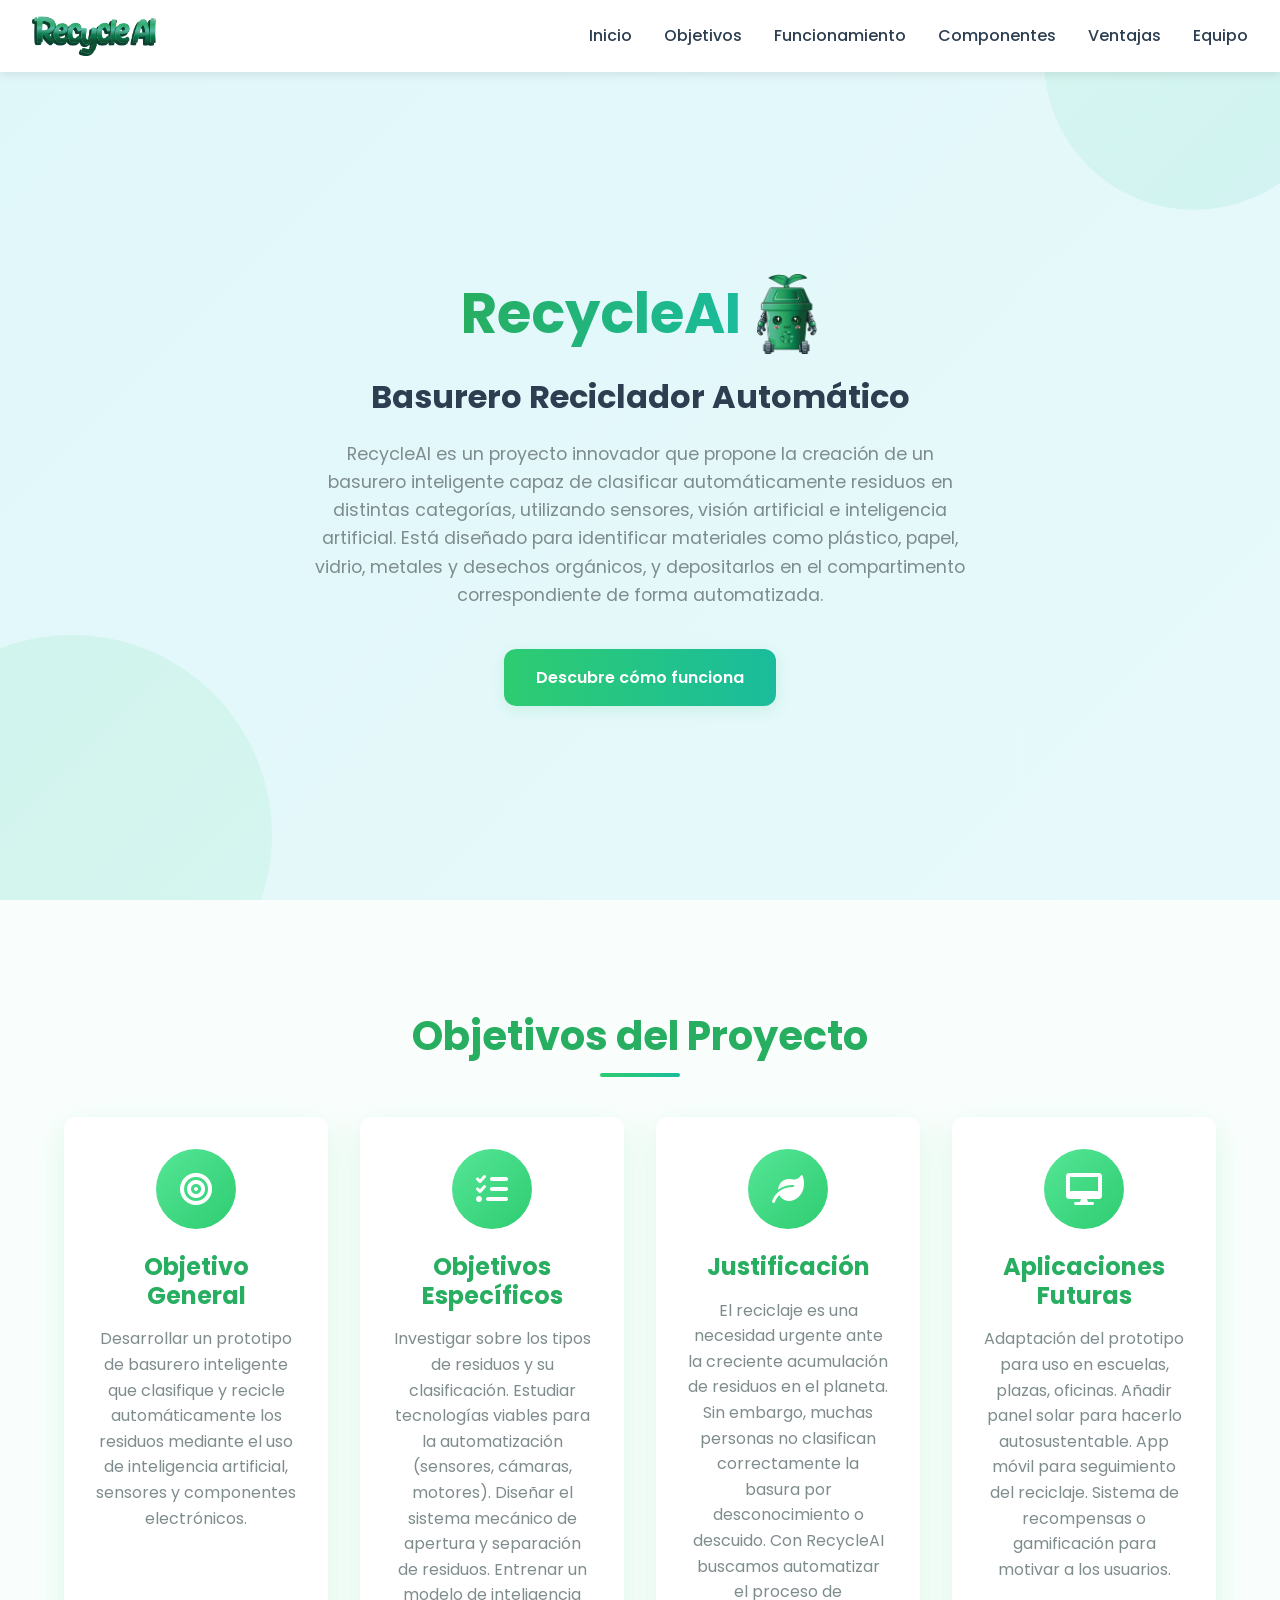
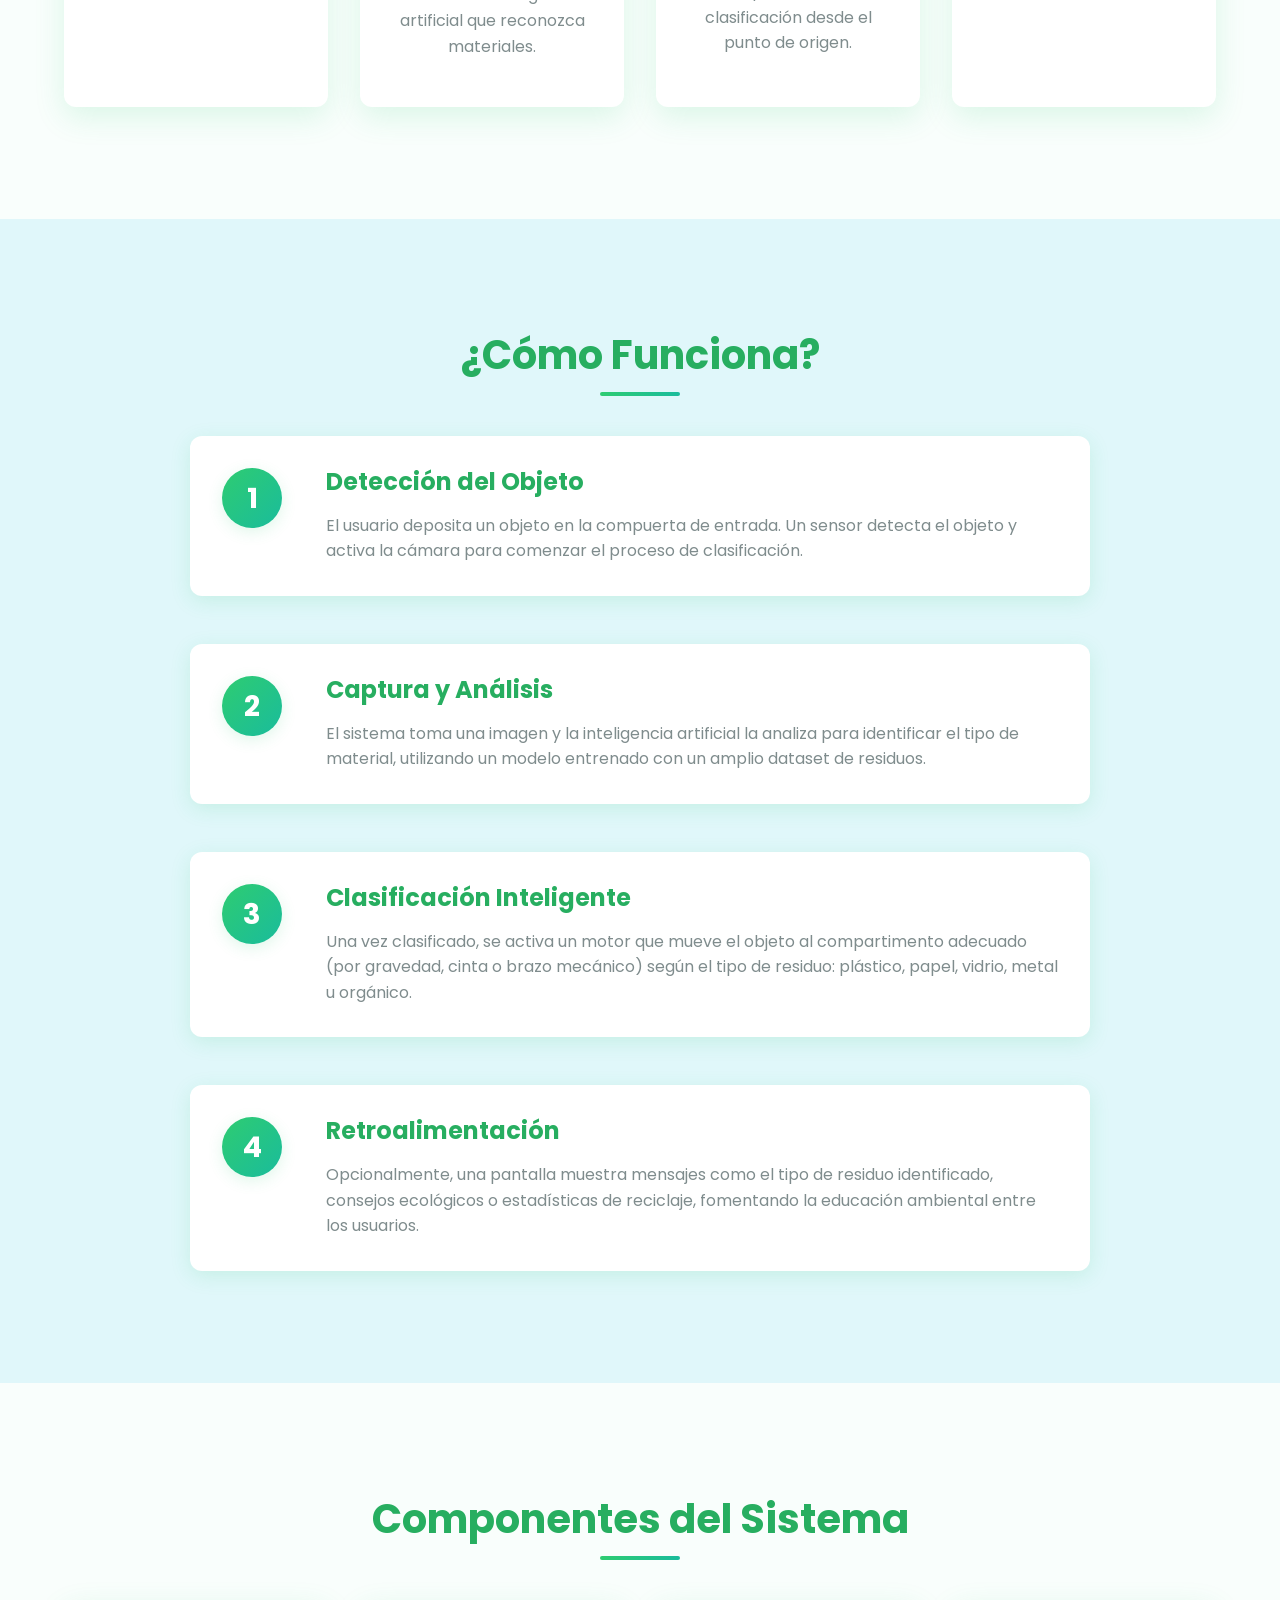
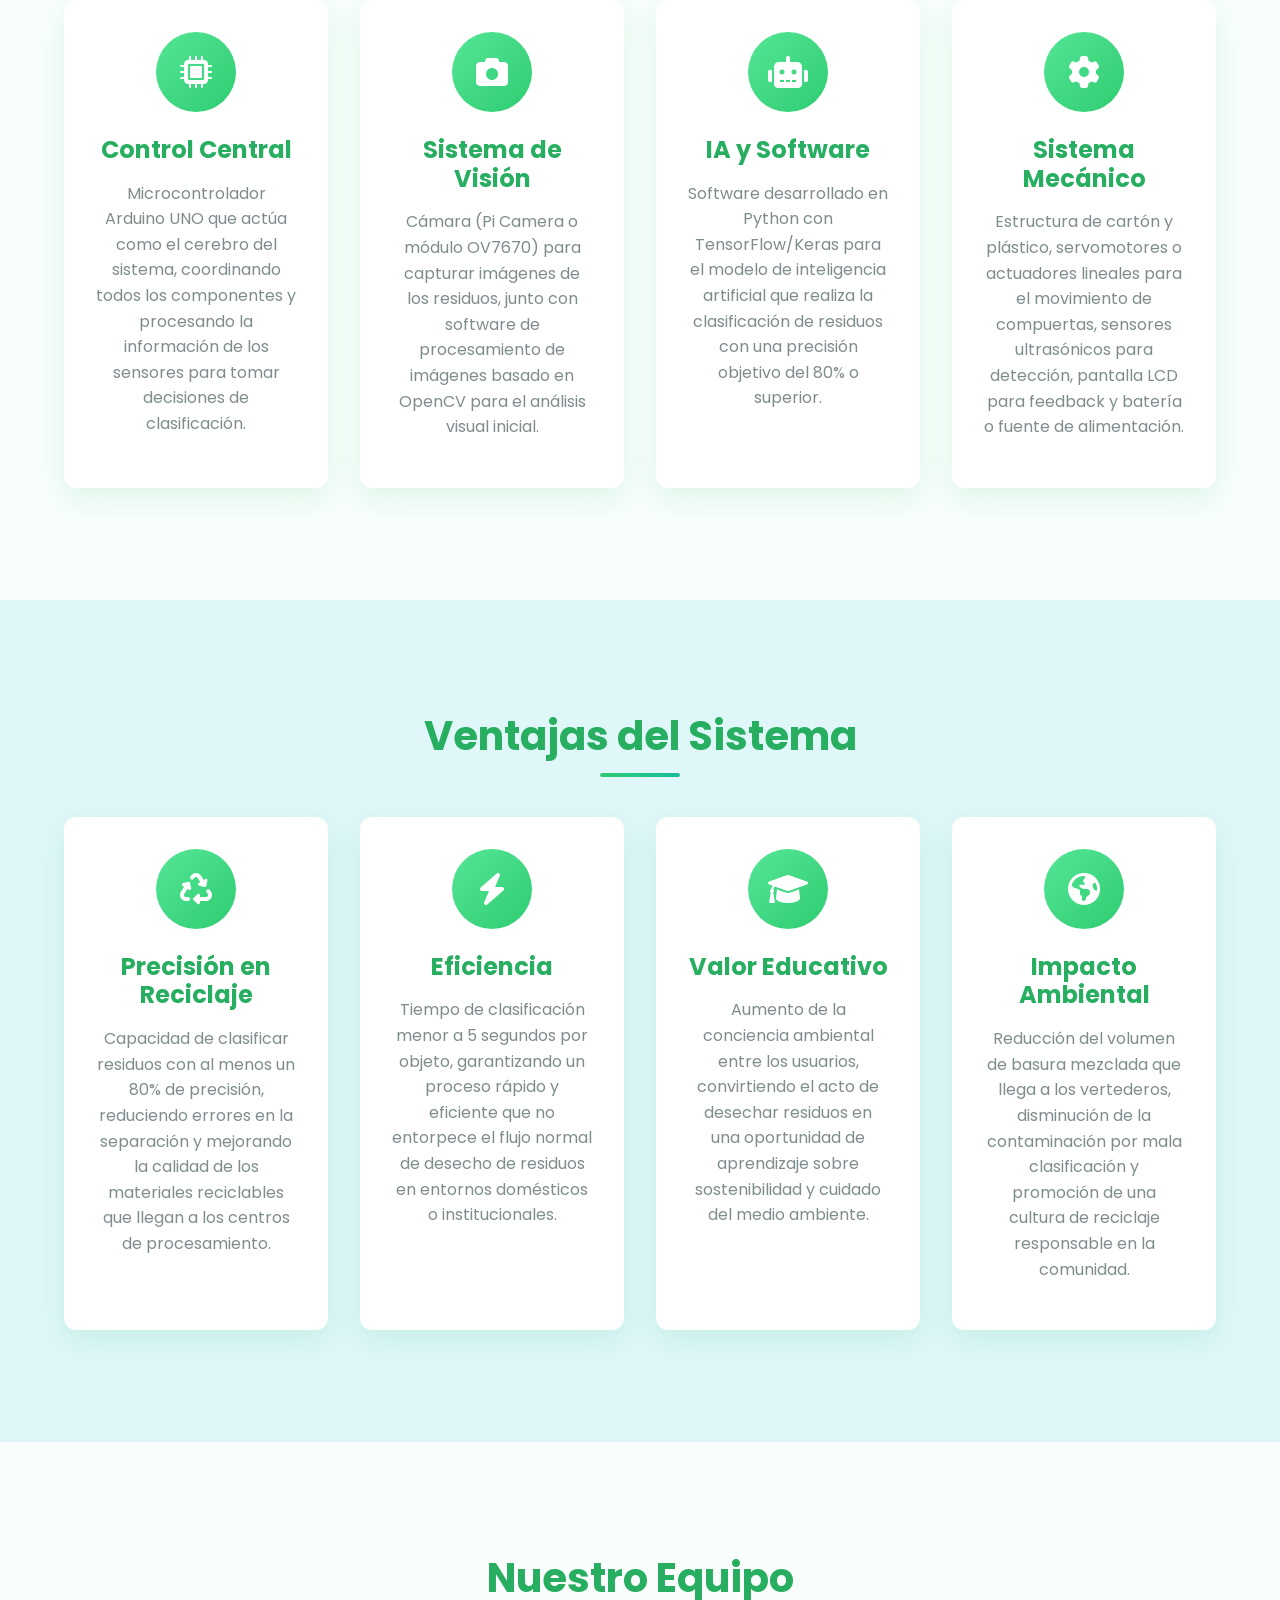
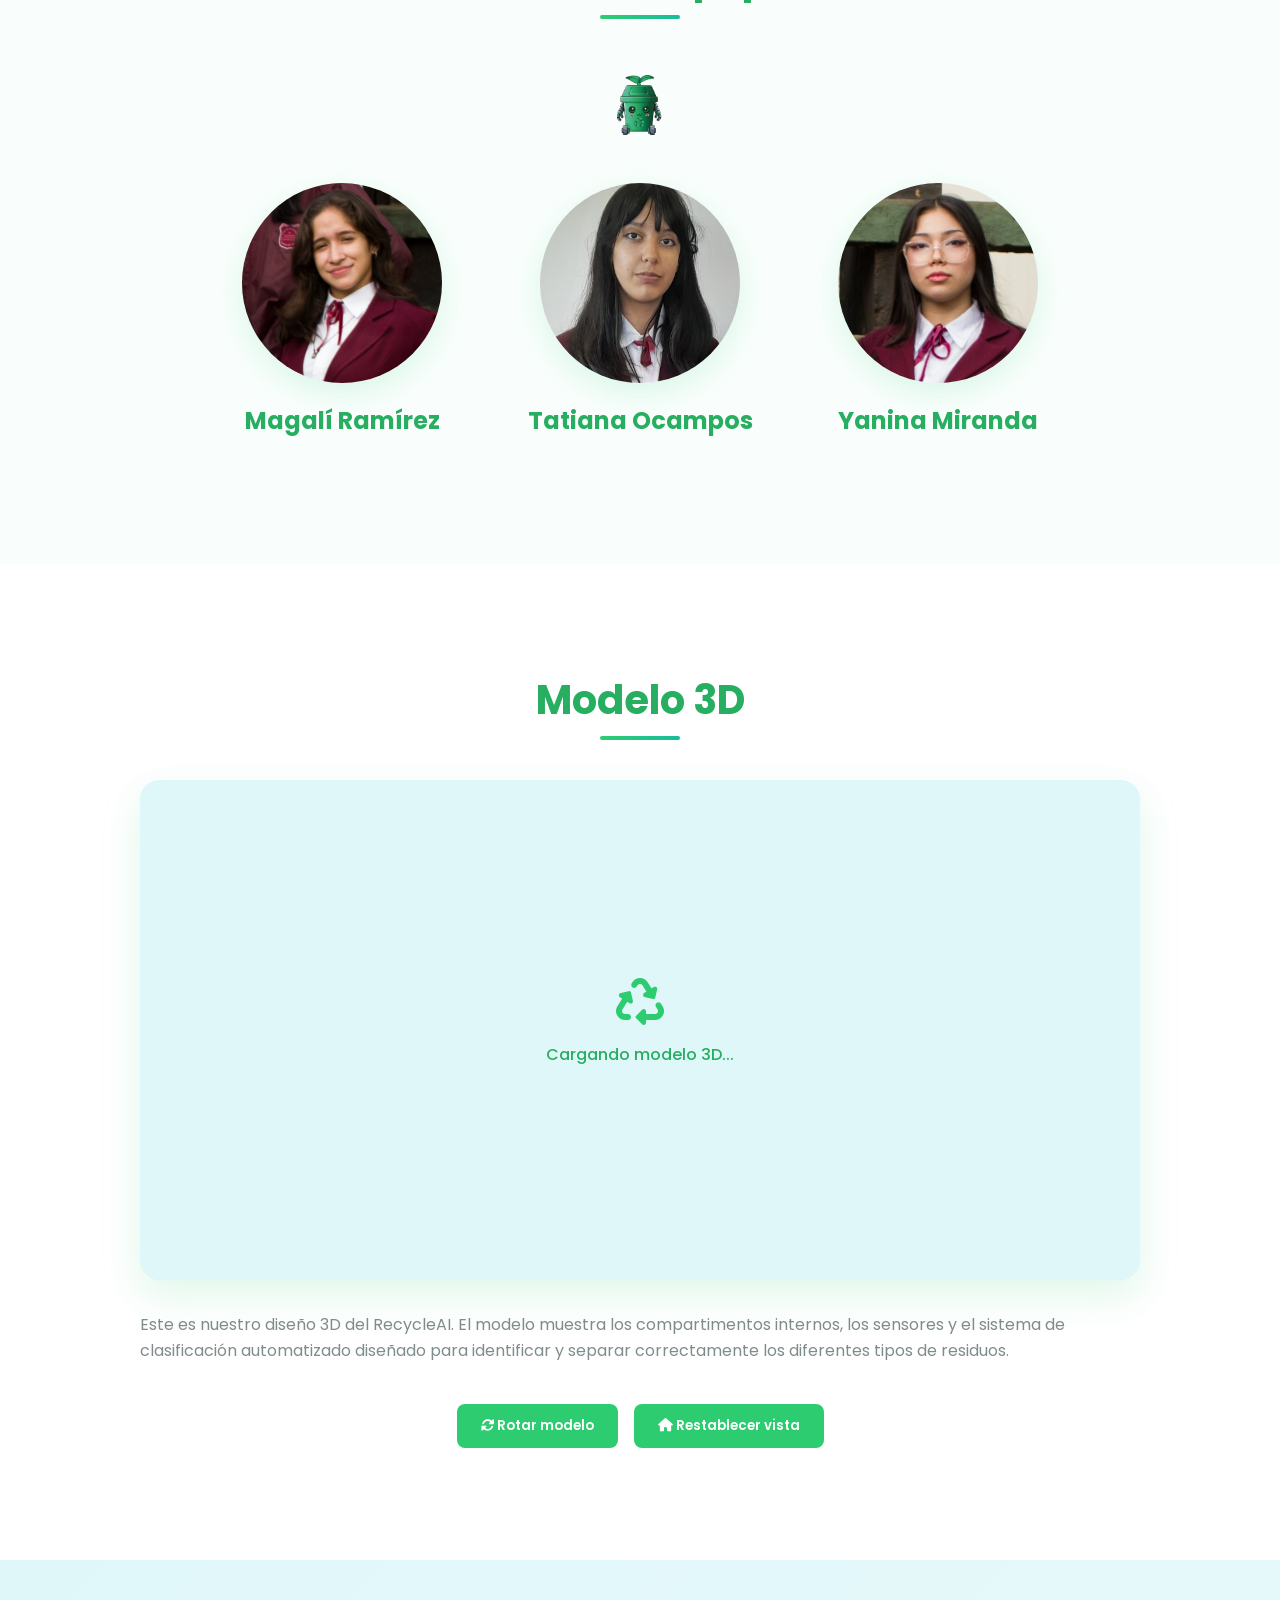
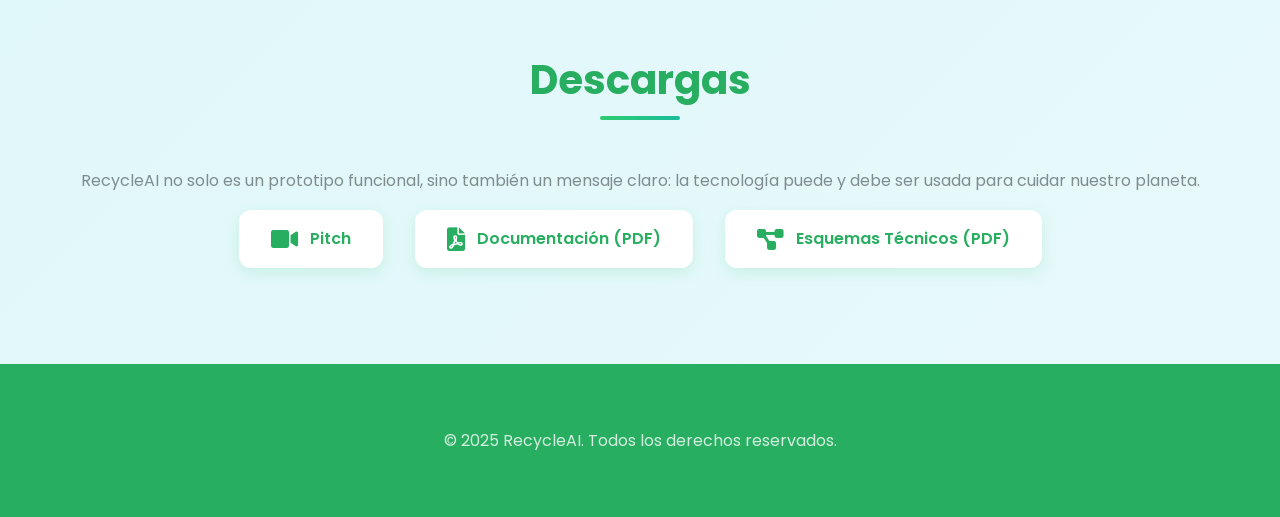
<file: index.html>
<!DOCTYPE html>
<html lang="es">
<head>
    <meta charset="UTF-8">
    <meta name="viewport" content="width=device-width, initial-scale=1.0">
    <title>RecycleAI - Basurero Reciclador Automático</title>
    <link rel="stylesheet" href="css/style.css">
    <link rel="stylesheet" href="https://cdnjs.cloudflare.com/ajax/libs/font-awesome/6.0.0/css/all.min.css">
    <link href="https://fonts.googleapis.com/css2?family=Poppins:wght@400;500;600;700;800&display=swap" rel="stylesheet">
</head>
<body>
    <nav class="navbar">
        <div class="nav-container">
            <div class="logo">
                <img src="images/tipografia.png" alt="RecycleAI Logo" class="logo-img">
            </div>
            <ul class="nav-links">
                <li><a href="#inicio">Inicio</a></li>
                <li><a href="#objetivos">Objetivos</a></li>
                <li><a href="#funcionamiento">Funcionamiento</a></li>
                <li><a href="#componentes">Componentes</a></li>
                <li><a href="#ventajas">Ventajas</a></li>
                <li><a href="#equipo">Equipo</a></li>
            </ul>
            <div class="hamburger">
                <span></span>
                <span></span>
                <span></span>
            </div>
        </div>
    </nav>

    <section id="inicio" class="hero">
        <div class="hero-content">
            <div class="hero-title">
                <h1>RecycleAI</h1>
                <img src="images/mascota.png" alt="Mascota RecycleAI" class="mascot-img">
            </div>
            <h2>Basurero Reciclador Automático</h2>
            <p>RecycleAI es un proyecto innovador que propone la creación de un basurero inteligente capaz de clasificar automáticamente residuos en distintas categorías, utilizando sensores, visión artificial e inteligencia artificial. Está diseñado para identificar materiales como plástico, papel, vidrio, metales y desechos orgánicos, y depositarlos en el compartimento correspondiente de forma automatizada.</p>
            <a href="#funcionamiento" class="cta-button">Descubre cómo funciona</a>
        </div>
    </section>

    <section id="objetivos" class="section">
        <div class="container">
            <h2>Objetivos del Proyecto</h2>
            <div class="objetivos-grid">
                <div class="objetivo-card">
                    <div class="card-icon">
                        <i class="fas fa-bullseye"></i>
                    </div>
                    <h3>Objetivo General</h3>
                    <p>Desarrollar un prototipo de basurero inteligente que clasifique y recicle automáticamente los residuos mediante el uso de inteligencia artificial, sensores y componentes electrónicos.</p>
                </div>
                <div class="objetivo-card">
                    <div class="card-icon">
                        <i class="fas fa-list-check"></i>
                    </div>
                    <h3>Objetivos Específicos</h3>
                    <p>Investigar sobre los tipos de residuos y su clasificación. Estudiar tecnologías viables para la automatización (sensores, cámaras, motores). Diseñar el sistema mecánico de apertura y separación de residuos. Entrenar un modelo de inteligencia artificial que reconozca materiales.</p>
                </div>
                <div class="objetivo-card">
                    <div class="card-icon">
                        <i class="fas fa-leaf"></i>
                    </div>
                    <h3>Justificación</h3>
                    <p>El reciclaje es una necesidad urgente ante la creciente acumulación de residuos en el planeta. Sin embargo, muchas personas no clasifican correctamente la basura por desconocimiento o descuido. Con RecycleAI buscamos automatizar el proceso de clasificación desde el punto de origen.</p>
                </div>
                <div class="objetivo-card">
                    <div class="card-icon">
                        <i class="fas fa-desktop"></i>
                    </div>
                    <h3>Aplicaciones Futuras</h3>
                    <p>Adaptación del prototipo para uso en escuelas, plazas, oficinas. Añadir panel solar para hacerlo autosustentable. App móvil para seguimiento del reciclaje. Sistema de recompensas o gamificación para motivar a los usuarios.</p>
                </div>
            </div>
        </div>
    </section>

    <section id="funcionamiento" class="section bg-light">
        <div class="container">
            <h2>¿Cómo Funciona?</h2>
            <div class="funcionamiento-steps">
                <div class="step">
                    <div class="step-number">1</div>
                    <div class="step-content">
                        <h3>Detección del Objeto</h3>
                        <p>El usuario deposita un objeto en la compuerta de entrada. Un sensor detecta el objeto y activa la cámara para comenzar el proceso de clasificación.</p>
                    </div>
                </div>
                <div class="step">
                    <div class="step-number">2</div>
                    <div class="step-content">
                        <h3>Captura y Análisis</h3>
                        <p>El sistema toma una imagen y la inteligencia artificial la analiza para identificar el tipo de material, utilizando un modelo entrenado con un amplio dataset de residuos.</p>
                    </div>
                </div>
                <div class="step">
                    <div class="step-number">3</div>
                    <div class="step-content">
                        <h3>Clasificación Inteligente</h3>
                        <p>Una vez clasificado, se activa un motor que mueve el objeto al compartimento adecuado (por gravedad, cinta o brazo mecánico) según el tipo de residuo: plástico, papel, vidrio, metal u orgánico.</p>
                    </div>
                </div>
                <div class="step">
                    <div class="step-number">4</div>
                    <div class="step-content">
                        <h3>Retroalimentación</h3>
                        <p>Opcionalmente, una pantalla muestra mensajes como el tipo de residuo identificado, consejos ecológicos o estadísticas de reciclaje, fomentando la educación ambiental entre los usuarios.</p>
                    </div>
                </div>
            </div>
        </div>
    </section>

    <section id="componentes" class="section">
        <div class="container">
            <h2>Componentes del Sistema</h2>
            <div class="componentes-grid">
                <div class="componente-card">
                    <div class="card-icon">
                        <i class="fas fa-microchip"></i>
                    </div>
                    <h3>Control Central</h3>
                    <p>Microcontrolador Arduino UNO que actúa como el cerebro del sistema, coordinando todos los componentes y procesando la información de los sensores para tomar decisiones de clasificación.</p>
                </div>
                <div class="componente-card">
                    <div class="card-icon">
                        <i class="fas fa-camera"></i>
                    </div>
                    <h3>Sistema de Visión</h3>
                    <p>Cámara (Pi Camera o módulo OV7670) para capturar imágenes de los residuos, junto con software de procesamiento de imágenes basado en OpenCV para el análisis visual inicial.</p>
                </div>
                <div class="componente-card">
                    <div class="card-icon">
                        <i class="fas fa-robot"></i>
                    </div>
                    <h3>IA y Software</h3>
                    <p>Software desarrollado en Python con TensorFlow/Keras para el modelo de inteligencia artificial que realiza la clasificación de residuos con una precisión objetivo del 80% o superior.</p>
                </div>
                <div class="componente-card">
                    <div class="card-icon">
                        <i class="fas fa-cog"></i>
                    </div>
                    <h3>Sistema Mecánico</h3>
                    <p>Estructura de cartón y plástico, servomotores o actuadores lineales para el movimiento de compuertas, sensores ultrasónicos para detección, pantalla LCD para feedback y batería o fuente de alimentación.</p>
                </div>
            </div>
        </div>
    </section>

    <section id="ventajas" class="section bg-light">
        <div class="container">
            <h2>Ventajas del Sistema</h2>
            <div class="ventajas-grid">
                <div class="ventaja-card">
                    <div class="card-icon">
                        <i class="fas fa-recycle"></i>
                    </div>
                    <h3>Precisión en Reciclaje</h3>
                    <p>Capacidad de clasificar residuos con al menos un 80% de precisión, reduciendo errores en la separación y mejorando la calidad de los materiales reciclables que llegan a los centros de procesamiento.</p>
                </div>
                <div class="ventaja-card">
                    <div class="card-icon">
                        <i class="fas fa-bolt"></i>
                    </div>
                    <h3>Eficiencia</h3>
                    <p>Tiempo de clasificación menor a 5 segundos por objeto, garantizando un proceso rápido y eficiente que no entorpece el flujo normal de desecho de residuos en entornos domésticos o institucionales.</p>
                </div>
                <div class="ventaja-card">
                    <div class="card-icon">
                        <i class="fas fa-graduation-cap"></i>
                    </div>
                    <h3>Valor Educativo</h3>
                    <p>Aumento de la conciencia ambiental entre los usuarios, convirtiendo el acto de desechar residuos en una oportunidad de aprendizaje sobre sostenibilidad y cuidado del medio ambiente.</p>
                </div>
                <div class="ventaja-card">
                    <div class="card-icon">
                        <i class="fas fa-globe-americas"></i>
                    </div>
                    <h3>Impacto Ambiental</h3>
                    <p>Reducción del volumen de basura mezclada que llega a los vertederos, disminución de la contaminación por mala clasificación y promoción de una cultura de reciclaje responsable en la comunidad.</p>
                </div>
            </div>
        </div>
    </section>

    <section id="equipo" class="section">
        <div class="container">
            <div class="section-header">
                <h2>Nuestro Equipo</h2>
                <img src="images/mascota.png" alt="Mascota RecycleAI" class="section-mascot">
            </div>
            <div class="team-grid">
                <div class="team-card">
                    <div class="team-image">
                        <img src="images/maga.jpg" alt="Magalí Ramírez" onerror="this.style.display='none';this.nextElementSibling.style.display='flex';">
                        <div class="fallback-icon" style="display: none;">
                            <i class="fas fa-user-circle"></i>
                        </div>
                    </div>
                    <h3>Magalí Ramírez</h3>
                </div>
                <div class="team-card">
                    <div class="team-image">
                        <img src="images/tati.jpg" alt="Tatiana Ocampos" onerror="this.style.display='none';this.nextElementSibling.style.display='flex';">
                        <div class="fallback-icon" style="display: none;">
                            <i class="fas fa-user-circle"></i>
                        </div>
                    </div>
                    <h3>Tatiana Ocampos</h3>
                </div>
                <div class="team-card">
                    <div class="team-image">
                        <img src="images/yani.jpg" alt="Yanina Miranda" onerror="this.style.display='none';this.nextElementSibling.style.display='flex';">
                        <div class="fallback-icon" style="display: none;">
                            <i class="fas fa-user-circle"></i>
                        </div>
                    </div>
                    <h3>Yanina Miranda</h3>
                </div>
            </div>
        </div>
    </section>

    <section id="modelo" class="section model-section">
        <div class="container">
            <h2>Modelo 3D</h2>
            <div class="model-container">
                <div class="model-wrapper">
                    <model-viewer
                        id="recycleai-model"
                        src="models/recycleai.glb"
                        alt="RecycleAI 3D Model"
                        camera-controls
                        auto-rotate
                        shadow-intensity="1"
                        environment-image="neutral"
                        exposure="0.8"
                        loading="eager">
                        <div class="model-placeholder">
                            <div class="model-loading">
                                <i class="fas fa-recycle fa-spin"></i>
                                <p>Cargando modelo 3D...</p>
                            </div>
                        </div>
                    </model-viewer>
                </div>
                <p class="model-description">Este es nuestro diseño 3D del RecycleAI. El modelo muestra los compartimentos internos, los sensores y el sistema de clasificación automatizado diseñado para identificar y separar correctamente los diferentes tipos de residuos.</p>
                <div class="model-controls">
                    <button class="model-button" id="rotate-model">
                        <i class="fas fa-sync-alt"></i> Rotar modelo
                    </button>
                    <button class="model-button" id="reset-model">
                        <i class="fas fa-home"></i> Restablecer vista
                    </button>
                </div>
            </div>
        </div>
    </section>

    <section id="descargas" class="section download-section">
        <div class="container download-container">
            <h2 class="download-title">Descargas</h2>
            <p>RecycleAI no solo es un prototipo funcional, sino también un mensaje claro: la tecnología puede y debe ser usada para cuidar nuestro planeta.</p>
            <div class="download-buttons">
                <a href="https://www.canva.com/design/DAGkoHaIZH0/oUYOdtSz0vH9zylX_T1A5g/edit?utm_content=DAGkoHaIZH0&utm_campaign=designshare&utm_medium=link2&utm_source=sharebutton" class="download-button" id="download-code">
                    <i class="fas fa-video"></i>
                    Pitch
                </a>
                <a href="extras/Documentación del Proyecto RecycleAI.pdf" class="download-button" id="download-docs">
                    <i class="fas fa-file-pdf"></i>
                    Documentación (PDF)
                </a>
                <a href="#" class="download-button" id="download-schematics">
                    <i class="fas fa-project-diagram"></i>
                    Esquemas Técnicos (PDF)
                </a>
            </div>
        </div>
    </section>

    <footer class="footer">
        <div class="container">
            <p>&copy; 2025 RecycleAI. Todos los derechos reservados.</p>
        </div>
    </footer>

    <script src="js/script.js"></script>
</body>
</html>
</file>
<file: css/style.css>
/* ============================
   BASE STYLES & VARIABLES
   ============================ */
   :root {
    /* Color palette - greens and accents */
    --primary-color: #2ecc71;
    --primary-light: #55e696;
    --primary-dark: #27ae60;
    --secondary-color: #e0f7fa;
    --accent-color: #1abc9c;
    --background-color: #f9fefc;
    --text-color: #2c3e50;
    --text-light: #7f8c8d;
    --light-gray: #ecf0f1;
    --white: #ffffff;
    --shadow: rgba(46, 204, 113, 0.15);
    
    /* Typography */
    --main-font: 'Poppins', sans-serif;
    
    /* Border radius */
    --border-radius-sm: 8px;
    --border-radius-md: 12px;
    --border-radius-lg: 20px;
    
    /* Transitions */
    --transition-fast: 0.2s ease;
    --transition-normal: 0.3s ease;
    --transition-slow: 0.5s ease;
}

* {
    margin: 0;
    padding: 0;
    box-sizing: border-box;
}

html {
    scroll-behavior: smooth;
}

body {
    font-family: var(--main-font);
    color: var(--text-color);
    background-color: var(--background-color);
    line-height: 1.6;
    overflow-x: hidden;
}

a {
    text-decoration: none;
    color: var(--text-color);
    transition: var(--transition-fast);
}

ul {
    list-style: none;
}

.container {
    width: 90%;
    max-width: 1200px;
    margin: 0 auto;
    padding: 2rem 0;
}

.section {
    padding: 5rem 0;
}

.bg-light {
    background-color: var(--secondary-color);
}

h1, h2, h3, h4 {
    font-weight: 700;
    line-height: 1.2;
}

h2 {
    font-size: 2.5rem;
    margin-bottom: 2.5rem;
    text-align: center;
    position: relative;
    color: var(--primary-dark);
}

h2::after {
    content: "";
    display: block;
    width: 80px;
    height: 4px;
    background: linear-gradient(to right, var(--primary-color), var(--accent-color));
    margin: 0.8rem auto 0;
    border-radius: 2px;
}

h3 {
    font-size: 1.5rem;
    margin-bottom: 1rem;
    color: var(--primary-dark);
}

p {
    margin-bottom: 1rem;
    color: var(--text-light);
}

img {
    max-width: 100%;
}

button, .cta-button {
    cursor: pointer;
    border: none;
    font-family: var(--main-font);
    font-weight: 500;
    transition: var(--transition-normal);
}

/* ============================
   NAVBAR & NAVIGATION
   ============================ */
.navbar {
    position: fixed;
    top: 0;
    left: 0;
    width: 100%;
    background-color: var(--white);
    box-shadow: 0 2px 10px rgba(0, 0, 0, 0.1);
    z-index: 1000;
    transition: var(--transition-normal);
}

.nav-container {
    display: flex;
    justify-content: space-between;
    align-items: center;
    padding: 1rem 2rem;
    max-width: 1400px;
    margin: 0 auto;
}

.logo {
    display: flex;
    align-items: center;
}

.logo-img {
    height: 40px;
    transition: var(--transition-fast);
}

.logo-img:hover {
    transform: scale(1.05);
}

.nav-links {
    display: flex;
    align-items: center;
    gap: 2rem;
}

.nav-links a {
    font-weight: 500;
    position: relative;
    padding: 0.5rem 0;
}

.nav-links a::after {
    content: '';
    position: absolute;
    width: 0;
    height: 3px;
    bottom: 0;
    left: 0;
    background: linear-gradient(to right, var(--primary-color), var(--accent-color));
    border-radius: 2px;
    transition: var(--transition-fast);
}

.nav-links a:hover {
    color: var(--primary-color);
}

.nav-links a:hover::after {
    width: 100%;
}

.hamburger {
    display: none;
    flex-direction: column;
    justify-content: space-between;
    width: 30px;
    height: 21px;
    cursor: pointer;
    z-index: 10;
}

.hamburger span {
    display: block;
    width: 100%;
    height: 3px;
    background-color: var(--primary-dark);
    border-radius: 3px;
    transition: var(--transition-fast);
}

/* When navbar is scrolled */
.navbar.scrolled {
    padding: 0.5rem 0;
    box-shadow: 0 4px 15px rgba(0, 0, 0, 0.1);
}

.navbar.scrolled .logo-img {
    height: 35px;
}

/* ============================
   HERO SECTION
   ============================ */
.hero {
    height: 100vh;
    display: flex;
    align-items: center;
    padding-top: 80px;
    background: linear-gradient(135deg, var(--secondary-color) 0%, rgba(224, 247, 250, 0.7) 100%);
    position: relative;
    overflow: hidden;
}

.hero::before {
    content: '';
    position: absolute;
    top: -10%;
    right: -5%;
    width: 300px;
    height: 300px;
    background: linear-gradient(135deg, var(--primary-light) 0%, var(--accent-color) 100%);
    border-radius: 50%;
    opacity: 0.1;
    z-index: 0;
}

.hero::after {
    content: '';
    position: absolute;
    bottom: -15%;
    left: -10%;
    width: 400px;
    height: 400px;
    background: linear-gradient(135deg, var(--primary-color) 0%, var(--primary-light) 100%);
    border-radius: 50%;
    opacity: 0.1;
    z-index: 0;
}

.hero-content {
    max-width: 800px;
    margin: 0 auto;
    padding: 0 2rem;
    text-align: center;
    position: relative;
    z-index: 1;
}

.hero-title {
    display: flex;
    align-items: center;
    justify-content: center;
    margin-bottom: 1.5rem;
}

.hero-title h1 {
    font-size: 3.5rem;
    background: linear-gradient(to right, var(--primary-dark), var(--accent-color));
    -webkit-background-clip: text;
    background-clip: text;
    color: transparent;
    margin-right: 1rem;
}

.mascot-img {
    height: 80px;
    animation: bounce 2s infinite;
}

@keyframes bounce {
    0%, 100% { transform: translateY(0); }
    50% { transform: translateY(-10px); }
}

.hero-content h2 {
    font-size: 2rem;
    margin-bottom: 1.5rem;
    color: var(--text-color);
}

.hero-content h2::after {
    display: none;
}

.hero-content p {
    font-size: 1.1rem;
    max-width: 650px;
    margin: 0 auto 2.5rem;
}

.cta-button {
    display: inline-block;
    background: linear-gradient(to right, var(--primary-color), var(--accent-color));
    color: var(--white);
    padding: 1rem 2rem;
    border-radius: var(--border-radius-md);
    font-weight: 600;
    box-shadow: 0 4px 15px var(--shadow);
    transform: translateY(0);
}

.cta-button:hover {
    transform: translateY(-3px);
    box-shadow: 0 8px 20px var(--shadow);
}

/* ============================
   OBJETIVOS SECTION
   ============================ */
.objetivos-grid {
    display: grid;
    grid-template-columns: repeat(auto-fit, minmax(250px, 1fr));
    gap: 2rem;
}

.objetivo-card {
    background-color: var(--white);
    padding: 2rem;
    border-radius: var(--border-radius-md);
    box-shadow: 0 10px 30px var(--shadow);
    transition: var(--transition-normal);
    display: flex;
    flex-direction: column;
    align-items: center;
    text-align: center;
}

.objetivo-card:hover {
    transform: translateY(-10px);
    box-shadow: 0 15px 40px var(--shadow);
}

.card-icon {
    display: flex;
    align-items: center;
    justify-content: center;
    width: 80px;
    height: 80px;
    background: linear-gradient(135deg, var(--primary-light) 0%, var(--primary-color) 100%);
    color: var(--white);
    font-size: 2rem;
    border-radius: 50%;
    margin-bottom: 1.5rem;
    transition: var(--transition-normal);
}

.objetivo-card:hover .card-icon {
    transform: scale(1.1);
}

/* ============================
   FUNCIONAMIENTO SECTION
   ============================ */
.funcionamiento-steps {
    display: flex;
    flex-direction: column;
    gap: 3rem;
    max-width: 900px;
    margin: 0 auto;
}

.step {
    display: grid;
    grid-template-columns: 80px 1fr;
    gap: 1.5rem;
    align-items: flex-start;
    padding: 2rem;
    background-color: var(--white);
    border-radius: var(--border-radius-md);
    box-shadow: 0 5px 20px var(--shadow);
    transition: var(--transition-normal);
}

.step:hover {
    transform: translateX(10px);
    box-shadow: 0 8px 25px var(--shadow);
}

.step-number {
    display: flex;
    align-items: center;
    justify-content: center;
    width: 60px;
    height: 60px;
    min-width: 60px;
    min-height: 60px;
    background: linear-gradient(135deg, var(--primary-color) 0%, var(--accent-color) 100%);
    color: var(--white);
    font-size: 1.8rem;
    font-weight: 700;
    border-radius: 50%;
    box-shadow: 0 4px 15px var(--shadow);
}

.step-content {
    display: flex;
    flex-direction: column;
    width: 100%;
}

.step h3 {
    margin-top: 0;
    margin-bottom: 1rem;
}

.step p {
    margin-bottom: 0;
    width: 100%;
    text-align: left;
    line-height: 1.6;
}

/* ============================
   COMPONENTES SECTION
   ============================ */
.componentes-grid {
    display: grid;
    grid-template-columns: repeat(auto-fit, minmax(250px, 1fr));
    gap: 2rem;
}

.componente-card {
    background-color: var(--white);
    padding: 2rem;
    border-radius: var(--border-radius-md);
    box-shadow: 0 10px 30px var(--shadow);
    transition: var(--transition-normal);
    display: flex;
    flex-direction: column;
    align-items: center;
    text-align: center;
}

.componente-card:hover {
    transform: translateY(-10px);
    box-shadow: 0 15px 40px var(--shadow);
}

/* ============================
   VENTAJAS SECTION
   ============================ */
.ventajas-grid {
    display: grid;
    grid-template-columns: repeat(auto-fit, minmax(250px, 1fr));
    gap: 2rem;
}

.ventaja-card {
    background-color: var(--white);
    padding: 2rem;
    border-radius: var(--border-radius-md);
    box-shadow: 0 10px 30px var(--shadow);
    transition: var(--transition-normal);
    display: flex;
    flex-direction: column;
    align-items: center;
    text-align: center;
}

.ventaja-card:hover {
    transform: translateY(-10px);
    box-shadow: 0 15px 40px var(--shadow);
}

/* ============================
   EQUIPO SECTION
   ============================ */
.section-header {
    display: flex;
    flex-direction: column;
    align-items: center;
    margin-bottom: 3rem;
}

.section-mascot {
    height: 60px;
    margin-top: 1rem;
}

.team-grid {
    display: flex;
    justify-content: center;
    flex-wrap: wrap;
    gap: 3rem;
}

.team-card {
    display: flex;
    flex-direction: column;
    align-items: center;
    width: 250px;
}

.team-image {
    width: 200px;
    height: 200px;
    border-radius: 50%;
    overflow: hidden;
    margin-bottom: 1.5rem;
    box-shadow: 0 10px 30px var(--shadow);
    transition: var(--transition-normal);
}

.team-image img {
    width: 100%;
    height: 100%;
    object-fit: cover;
}

.fallback-icon {
    width: 100%;
    height: 100%;
    display: flex;
    align-items: center;
    justify-content: center;
    background: linear-gradient(135deg, var(--primary-light) 0%, var(--primary-color) 100%);
    color: var(--white);
    font-size: 5rem;
}

.team-card:hover .team-image {
    transform: scale(1.05);
}

/* ============================
   3D MODEL VIEWER SECTION
   ============================ */
.model-section {
    padding: 5rem 0;
    background-color: var(--white);
}

.model-container {
    display: flex;
    flex-direction: column;
    align-items: center;
    max-width: 1000px;
    margin: 0 auto;
}

.model-wrapper {
    width: 100%;
    height: 500px;
    background-color: var(--secondary-color);
    border-radius: var(--border-radius-lg);
    overflow: hidden;
    box-shadow: 0 15px 40px var(--shadow);
    margin-bottom: 2rem;
    position: relative;
}

model-viewer {
    width: 100%;
    height: 100%;
    --poster-color: transparent;
    --progress-bar-color: var(--primary-color);
    --progress-mask: linear-gradient(to right, var(--primary-color), var(--accent-color));
}

.model-placeholder {
    position: absolute;
    top: 0;
    left: 0;
    width: 100%;
    height: 100%;
    display: flex;
    align-items: center;
    justify-content: center;
    background-color: var(--secondary-color);
    z-index: 1;
}

.model-loading {
    display: flex;
    flex-direction: column;
    align-items: center;
    gap: 1rem;
}

.model-loading i {
    font-size: 3rem;
    color: var(--primary-color);
}

.model-loading p {
    font-weight: 500;
    color: var(--primary-dark);
}

.model-controls {
    display: flex;
    gap: 1rem;
    margin-top: 1.5rem;
}

.model-button {
    background-color: var(--primary-color);
    color: var(--white);
    padding: 0.75rem 1.5rem;
    border-radius: var(--border-radius-sm);
    font-weight: 600;
    transition: var(--transition-fast);
}

.model-button:hover {
    background-color: var(--primary-dark);
    transform: translateY(-2px);
}

/* ============================
   DOWNLOAD SECTION
   ============================ */
.download-section {
    padding: 4rem 0;
    background: linear-gradient(135deg, var(--secondary-color) 0%, rgba(224, 247, 250, 0.7) 100%);
}

.download-container {
    text-align: center;
}

.download-title {
    margin-bottom: 3rem;
}

.download-buttons {
    display: flex;
    justify-content: center;
    gap: 2rem;
    flex-wrap: wrap;
}

.download-button {
    display: flex;
    align-items: center;
    gap: 0.75rem;
    background-color: var(--white);
    color: var(--primary-dark);
    padding: 1rem 2rem;
    border-radius: var(--border-radius-md);
    font-weight: 600;
    box-shadow: 0 5px 15px var(--shadow);
    transition: var(--transition-normal);
}

.download-button:hover {
    transform: translateY(-5px);
    box-shadow: 0 10px 25px var(--shadow);
    background-color: var(--primary-color);
    color: var(--white);
}

.download-button i {
    font-size: 1.5rem;
}

/* ============================
   FOOTER
   ============================ */
.footer {
    background-color: var(--primary-dark);
    color: var(--white);
    padding: 2rem 0;
    text-align: center;
}

.footer p {
    color: var(--white);
    opacity: 0.8;
    margin-bottom: 0;
}

/* ============================
   ANIMATIONS
   ============================ */
.fade-in {
    opacity: 0;
    transform: translateY(20px);
    transition: opacity 0.8s ease, transform 0.8s ease;
}

.fade-in.appear {
    opacity: 1;
    transform: translateY(0);
}

/* ============================
   TOAST NOTIFICATIONS
   ============================ */
.toast-container {
    position: fixed;
    bottom: 30px;
    right: 30px;
    z-index: 9999;
    display: flex;
    flex-direction: column;
    gap: 10px;
}

.toast {
    background-color: var(--white);
    padding: 1rem;
    border-radius: var(--border-radius-md);
    box-shadow: 0 5px 15px rgba(0, 0, 0, 0.1);
    display: flex;
    align-items: center;
    gap: 1rem;
    max-width: 350px;
    transform: translateX(120%);
    transition: transform 0.3s ease;
}

.toast.show {
    transform: translateX(0);
}

.toast-icon {
    display: flex;
    align-items: center;
    justify-content: center;
    width: 40px;
    height: 40px;
    background: linear-gradient(135deg, var(--primary-color) 0%, var(--accent-color) 100%);
    color: var(--white);
    font-size: 1.2rem;
    border-radius: 50%;
    flex-shrink: 0;
}

.toast-message {
    color: var(--text-color);
    font-size: 0.9rem;
}

/* ============================
   RESPONSIVE STYLES
   ============================ */
@media (max-width: 992px) {
    h2 {
        font-size: 2.2rem;
    }
    
    .hero-title h1 {
        font-size: 3rem;
    }
    
    .hero-content h2 {
        font-size: 1.8rem;
    }
    
    .step {
        grid-template-columns: 60px 1fr;
    }
}

@media (max-width: 768px) {
    h2 {
        font-size: 2rem;
    }
    
    .nav-links {
        position: fixed;
        top: 0;
        right: -100%;
        width: 80%;
        max-width: 400px;
        height: 100vh;
        background-color: var(--white);
        flex-direction: column;
        justify-content: center;
        padding: 2rem;
        box-shadow: -5px 0 15px rgba(0, 0, 0, 0.1);
        transition: var(--transition-normal);
        z-index: 9;
    }
    
    .nav-links.active {
        right: 0;
    }
    
    .hamburger {
        display: flex;
    }
    
    .hamburger.active span:nth-child(1) {
        transform: translateY(9px) rotate(45deg);
    }
    
    .hamburger.active span:nth-child(2) {
        opacity: 0;
    }
    
    .hamburger.active span:nth-child(3) {
        transform: translateY(-9px) rotate(-45deg);
    }
    
    .hero-content {
        padding: 0 1rem;
    }
    
    .hero-title h1 {
        font-size: 2.5rem;
    }
    
    .mascot-img {
        height: 60px;
    }
    
    .hero-content h2 {
        font-size: 1.5rem;
    }
    
    .step {
        grid-template-columns: 1fr;
        text-align: center;
        padding: 1.5rem;
    }
    
    .step-number {
        margin: 0 auto 1.5rem;
    }
    
    .step h3 {
        margin-top: 0;
        text-align: center;
    }
    
    .step p {
        text-align: center;
    }
    
    .model-wrapper {
        height: 400px;
    }
}

@media (max-width: 576px) {
    h2 {
        font-size: 1.8rem;
    }
    
    .section {
        padding: 3rem 0;
    }
    
    .hero-title h1 {
        font-size: 2.2rem;
    }
    
    .mascot-img {
        height: 50px;
    }
    
    .hero-content p {
        font-size: 1rem;
    }
    
    .cta-button {
        padding: 0.8rem 1.5rem;
    }
    
    .card-icon {
        width: 70px;
        height: 70px;
        font-size: 1.5rem;
    }
    
    .model-wrapper {
        height: 300px;
    }
    
    .download-buttons {
        flex-direction: column;
        align-items: center;
        gap: 1rem;
    }
}
</file>
